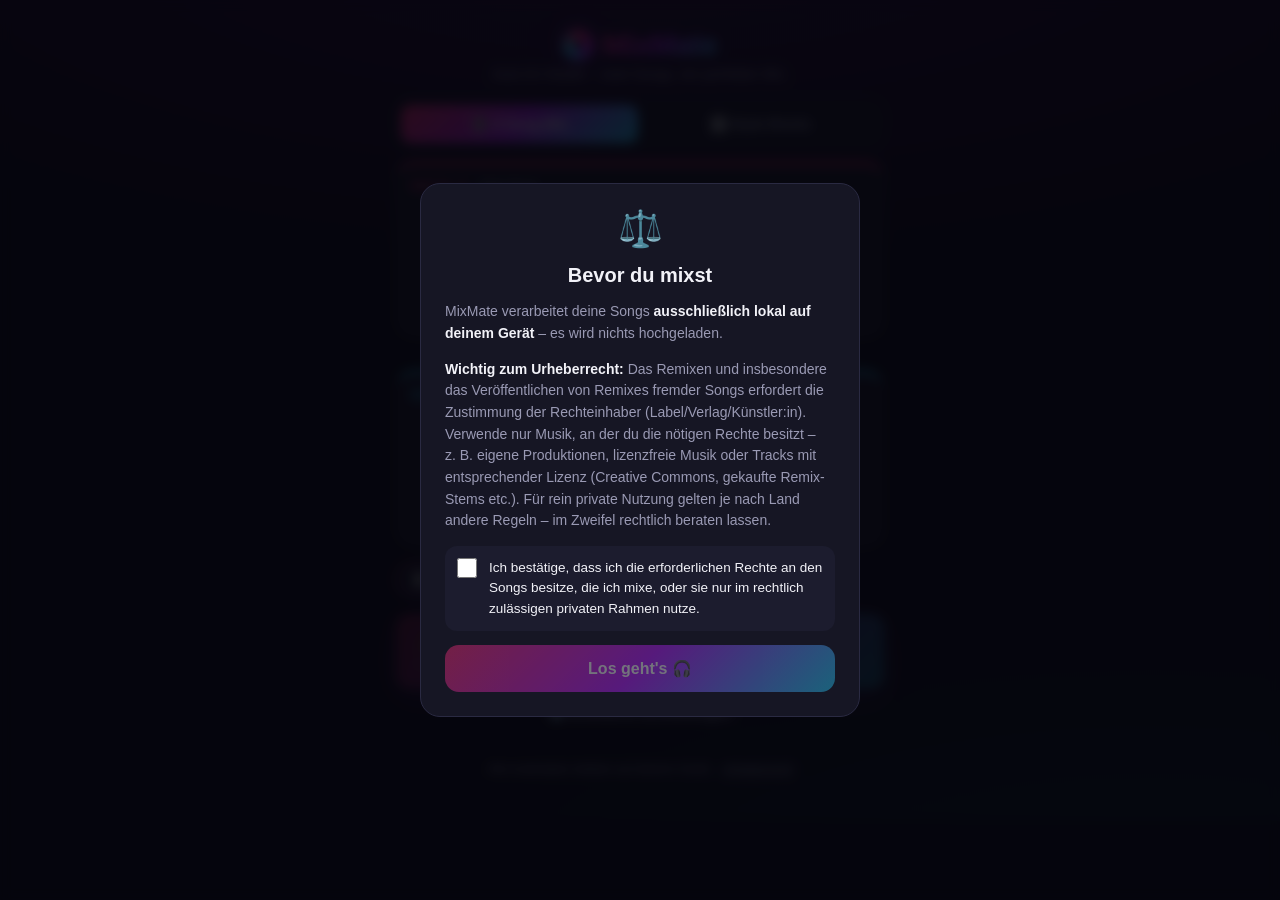
<file: index.html>
<!DOCTYPE html>
<html lang="de">
<head>
  <meta charset="UTF-8">
  <meta name="viewport" content="width=device-width, initial-scale=1.0, viewport-fit=cover, user-scalable=no">
  <title>MixMate – Auto DJ Studio</title>
  <meta name="description" content="Zwei Songs automatisch und professionell mixen – direkt im Browser. Beat-synchroner Übergang, Bass-Swap, House-Remix-Modus.">
  <meta name="theme-color" content="#0b0b14">
  <meta name="apple-mobile-web-app-capable" content="yes">
  <meta name="apple-mobile-web-app-status-bar-style" content="black-translucent">
  <meta name="apple-mobile-web-app-title" content="MixMate">
  <link rel="apple-touch-icon" href="icons/icon-180.png">
  <link rel="icon" type="image/png" href="icons/icon-180.png">
  <link rel="manifest" href="manifest.webmanifest">
  <link rel="stylesheet" href="css/style.css">
</head>
<body>

  <!-- ======================= Copyright-Gate ======================= -->
  <div class="modal-backdrop" id="copyrightModal">
    <div class="modal">
      <div class="modal-icon">⚖️</div>
      <h2>Bevor du mixst</h2>
      <p>
        MixMate verarbeitet deine Songs <strong>ausschließlich lokal auf deinem
        Gerät</strong> – es wird nichts hochgeladen.
      </p>
      <p>
        <strong>Wichtig zum Urheberrecht:</strong> Das Remixen und insbesondere das
        Veröffentlichen von Remixes fremder Songs erfordert die Zustimmung der
        Rechteinhaber (Label/Verlag/Künstler:in). Verwende nur Musik,
        an der du die nötigen Rechte besitzt – z.&nbsp;B. eigene Produktionen,
        lizenzfreie Musik oder Tracks mit entsprechender Lizenz (Creative Commons,
        gekaufte Remix-Stems etc.). Für rein private Nutzung gelten je nach Land
        andere Regeln – im Zweifel rechtlich beraten lassen.
      </p>
      <label class="check-row">
        <input type="checkbox" id="copyrightCheck">
        <span>Ich bestätige, dass ich die erforderlichen Rechte an den Songs besitze,
        die ich mixe, oder sie nur im rechtlich zulässigen privaten Rahmen nutze.</span>
      </label>
      <button class="btn btn-primary" id="copyrightAccept" disabled>Los geht's 🎧</button>
    </div>
  </div>

  <!-- ======================= App ======================= -->
  <header class="app-header">
    <div class="logo">
      <span class="logo-disc"></span>
      <h1>MixMate</h1>
    </div>
    <p class="tagline">Auto DJ Studio – zwei Songs, ein perfekter Mix.</p>
  </header>

  <main>
    <!-- Modus-Wahl -->
    <nav class="mode-tabs">
      <button class="tab tab-active" id="tabMix">🎚️ 2-Song-Mix</button>
      <button class="tab" id="tabStyle">🎛️ Style-Remix</button>
    </nav>

    <!-- ================== Modus: 2-Song-Mix ================== -->
    <div id="modeMix">
    <!-- Decks -->
    <section class="decks">
      <div class="deck" id="deckA">
        <div class="deck-label deck-label-a">DECK A <span class="deck-sub">Start-Song</span></div>
        <label class="dropzone" id="dropA">
          <input type="file" id="fileA" accept="audio/*,.mp3,.m4a,.wav,.aac,.ogg,.flac" hidden>
          <span class="dz-icon">＋</span>
          <span class="dz-text">Song auswählen</span>
          <span class="dz-hint">MP3 · M4A · WAV</span>
        </label>
        <div class="deck-info hidden" id="infoA">
          <div class="track-name" id="nameA"></div>
          <canvas class="waveform" id="waveA" height="56"></canvas>
          <div class="track-stats">
            <span class="stat"><b id="bpmA">–</b> BPM</span>
            <span class="stat" id="keyA">–</span>
            <span class="stat" id="durA">–</span>
          </div>
          <button class="btn-mini" data-change="A">Song wechseln</button>
        </div>
        <div class="deck-status hidden" id="statusA"></div>
      </div>

      <div class="deck-arrow">↓</div>

      <div class="deck" id="deckB">
        <div class="deck-label deck-label-b">DECK B <span class="deck-sub">Ziel-Song</span></div>
        <label class="dropzone" id="dropB">
          <input type="file" id="fileB" accept="audio/*,.mp3,.m4a,.wav,.aac,.ogg,.flac" hidden>
          <span class="dz-icon">＋</span>
          <span class="dz-text">Song auswählen</span>
          <span class="dz-hint">MP3 · M4A · WAV</span>
        </label>
        <div class="deck-info hidden" id="infoB">
          <div class="track-name" id="nameB"></div>
          <canvas class="waveform" id="waveB" height="56"></canvas>
          <div class="track-stats">
            <span class="stat"><b id="bpmB">–</b> BPM</span>
            <span class="stat" id="keyB">–</span>
            <span class="stat" id="durB">–</span>
          </div>
          <button class="btn-mini" data-change="B">Song wechseln</button>
        </div>
        <div class="deck-status hidden" id="statusB"></div>
      </div>
    </section>

    <div class="key-hint hidden" id="keyHint"></div>

    <!-- Presets -->
    <section class="presets">
      <button class="chip chip-active" data-preset="classic">🎚️ Classic Blend</button>
      <button class="chip" data-preset="house">🏠 House Remix</button>
      <button class="chip" data-preset="quick">⚡ Schneller Cut</button>
    </section>

    <!-- Mix button -->
    <section class="mix-actions">
      <button class="btn btn-mix" id="mixBtn" disabled>
        <span class="btn-mix-label">✨ Auto-Mix</span>
        <span class="btn-mix-sub">1 Klick – fertig gemischt</span>
      </button>
      <button class="btn-toggle" id="advToggle">⚙️ Erweiterte Einstellungen</button>
    </section>

    <!-- Advanced panel -->
    <section class="advanced hidden" id="advPanel">
      <div class="adv-row">
        <label class="adv-label">Ziel-BPM
          <span class="adv-value" id="targetBpmVal">Auto</span>
        </label>
        <label class="check-inline">
          <input type="checkbox" id="bpmAuto" checked> Auto (Tempo von Deck A)
        </label>
        <input type="range" id="targetBpm" min="90" max="140" value="124" step="1" disabled>
      </div>

      <div class="adv-row">
        <label class="adv-label">Übergangslänge
          <span class="adv-value" id="transLenVal">8 Takte</span>
        </label>
        <input type="range" id="transLen" min="1" max="4" value="2" step="1">
        <div class="range-marks"><span>4</span><span>8</span><span>16</span><span>32 Takte</span></div>
      </div>

      <div class="adv-row">
        <label class="adv-label">Übergangspunkt in Deck A
          <span class="adv-value" id="transPointVal">75 %</span>
        </label>
        <input type="range" id="transPoint" min="30" max="95" value="75" step="1">
      </div>

      <div class="adv-row">
        <label class="adv-label">Blendkurve</label>
        <div class="seg" id="curveSeg">
          <button class="seg-btn seg-active" data-curve="equal">Equal Power</button>
          <button class="seg-btn" data-curve="scurve">S-Kurve</button>
          <button class="seg-btn" data-curve="linear">Linear</button>
        </div>
      </div>

      <div class="adv-row adv-checks">
        <label class="check-inline">
          <input type="checkbox" id="proMix" checked> 🧠 Pro-Mix (Phrasen-Sync, Stem-Staging, Vocal-Schutz)
        </label>
        <label class="check-inline">
          <input type="checkbox" id="bassSwap" checked> Bass-Swap (EQ-Übergabe am Drop)
        </label>
        <label class="check-inline">
          <input type="checkbox" id="skipIntro" checked> Intro von Deck B überspringen
        </label>
      </div>

      <div class="adv-row">
        <label class="check-inline house-toggle">
          <input type="checkbox" id="stemsToggle"> 🎚️ Stems steuern (Gesang · Drums · Bass · Instrumente)
        </label>
        <div class="stems-panel hidden" id="stemsPanel">
          <p class="stems-note">DSP-basierte Stem-Näherung – regelt die Anteile pro Deck.
            Der Pro-Mix automatisiert sie zusätzlich während des Übergangs.</p>
          <div class="stems-grid">
            <div class="stems-col">
              <div class="stems-col-title" style="color:var(--accent-a)">Deck A</div>
              <label class="stem-row">🎤 <input type="range" class="stem-slider" data-deck="a" data-stem="vocals" min="0" max="100" value="100"></label>
              <label class="stem-row">🥁 <input type="range" class="stem-slider" data-deck="a" data-stem="drums" min="0" max="100" value="100"></label>
              <label class="stem-row">🔊 <input type="range" class="stem-slider" data-deck="a" data-stem="bass" min="0" max="100" value="100"></label>
              <label class="stem-row">🎹 <input type="range" class="stem-slider" data-deck="a" data-stem="instr" min="0" max="100" value="100"></label>
            </div>
            <div class="stems-col">
              <div class="stems-col-title" style="color:var(--accent-b)">Deck B</div>
              <label class="stem-row">🎤 <input type="range" class="stem-slider" data-deck="b" data-stem="vocals" min="0" max="100" value="100"></label>
              <label class="stem-row">🥁 <input type="range" class="stem-slider" data-deck="b" data-stem="drums" min="0" max="100" value="100"></label>
              <label class="stem-row">🔊 <input type="range" class="stem-slider" data-deck="b" data-stem="bass" min="0" max="100" value="100"></label>
              <label class="stem-row">🎹 <input type="range" class="stem-slider" data-deck="b" data-stem="instr" min="0" max="100" value="100"></label>
            </div>
          </div>
          <div class="stems-legend">🎤 Gesang · 🥁 Drums · 🔊 Bass · 🎹 Instrumente</div>
        </div>
      </div>

      <div class="adv-row adv-house">
        <label class="check-inline house-toggle">
          <input type="checkbox" id="houseMode"> 🏠 House-Beat-Layer (Kick&nbsp;+&nbsp;Hats)
        </label>
        <div class="house-opts hidden" id="houseOpts">
          <label class="adv-label">Beat-Lautstärke
            <span class="adv-value" id="houseLevelVal">70 %</span>
          </label>
          <input type="range" id="houseLevel" min="10" max="100" value="70" step="5">
          <div class="seg" id="houseScopeSeg">
            <button class="seg-btn" data-scope="transition">Nur Übergang</button>
            <button class="seg-btn seg-active" data-scope="rest">Ab Übergang bis Ende</button>
          </div>
        </div>
      </div>
    </section>
    </div><!-- /modeMix -->

    <!-- ================== Modus: Style-Remix ================== -->
    <div id="modeStyle" class="hidden">
      <section class="decks">
        <div class="deck" id="deckS">
          <div class="deck-label deck-label-s">DEIN SONG <span class="deck-sub">wird im Stil geremixt</span></div>
          <label class="dropzone" id="dropS">
            <input type="file" id="fileS" accept="audio/*,.mp3,.m4a,.wav,.aac,.ogg,.flac" hidden>
            <span class="dz-icon">＋</span>
            <span class="dz-text">Song auswählen</span>
            <span class="dz-hint">MP3 · M4A · WAV</span>
          </label>
          <div class="deck-info hidden" id="infoS">
            <div class="track-name" id="nameS"></div>
            <canvas class="waveform" id="waveS" height="56"></canvas>
            <div class="track-stats">
              <span class="stat"><b id="bpmS">–</b> BPM</span>
              <span class="stat" id="keyS">–</span>
              <span class="stat" id="durS">–</span>
            </div>
            <button class="btn-mini" data-change="S">Song wechseln</button>
          </div>
          <div class="deck-status hidden" id="statusS"></div>
        </div>
      </section>

      <section class="style-picker">
        <h3 class="section-title">Stil wählen</h3>
        <div id="styleGroups"></div>
      </section>

      <section class="style-picker">
        <h3 class="section-title">Instrumente ergänzen <span class="section-sub">(spielen automatisch in der Tonart deines Songs)</span></h3>
        <div class="inst-chips">
          <button class="chip inst-chip" data-inst="piano">🎹 Piano</button>
          <button class="chip inst-chip" data-inst="guitar">🎸 Gitarre</button>
          <button class="chip inst-chip" data-inst="pad">🌫️ Synth-Pad</button>
          <button class="chip inst-chip" data-inst="steel">🛢️ Steel Drum</button>
        </div>
        <div class="adv-row" style="margin-top:12px">
          <label class="adv-label">Instrumente-Lautstärke
            <span class="adv-value" id="instLevelVal">60 %</span>
          </label>
          <input type="range" id="instLevel" min="10" max="100" value="60" step="5">
        </div>
        <div class="adv-row" style="margin-top:6px">
          <label class="adv-label">Beat-Lautstärke
            <span class="adv-value" id="beatLevelVal">80 %</span>
          </label>
          <input type="range" id="beatLevel" min="20" max="100" value="80" step="5">
        </div>
        <label class="check-inline" style="margin-top:10px">
          <input type="checkbox" id="keepTempo"> Original-Tempo des Songs behalten
        </label>
      </section>

      <section class="mix-actions">
        <button class="btn btn-mix" id="styleBtn" disabled>
          <span class="btn-mix-label">🎛️ Style-Remix erstellen</span>
          <span class="btn-mix-sub" id="styleBtnSub">Song + Stil wählen</span>
        </button>
      </section>
    </div><!-- /modeStyle -->

    <!-- Progress -->
    <section class="progress hidden" id="progress">
      <div class="spinner"></div>
      <div class="progress-text" id="progressText">Analysiere …</div>
    </section>

    <!-- Result -->
    <section class="result hidden" id="result">
      <h2>🎉 Dein Mix ist fertig</h2>
      <div class="result-meta" id="resultMeta"></div>
      <canvas class="waveform waveform-result" id="waveResult" height="72"></canvas>
      <audio id="player" controls preload="metadata"></audio>
      <div class="result-actions">
        <a class="btn btn-primary" id="downloadBtn" download="mixmate-mix.wav">⬇️ WAV herunterladen</a>
        <button class="btn btn-ghost" id="remixBtn">🔁 Neu mischen</button>
      </div>
    </section>

    <footer class="app-footer">
      <p>
        Alle Audiodaten bleiben auf deinem Gerät. ·
        <a href="#" id="legalLink">Urheberrecht</a>
      </p>
      <p class="footer-tip" id="iosTip">
        📱 Tipp: In Safari über <b>Teilen&nbsp;→&nbsp;Zum Home-Bildschirm</b> als App installieren.
      </p>
    </footer>
  </main>

  <script src="js/audio-engine.js"></script>
  <script src="js/stretch.js"></script>
  <script src="js/style-engine.js"></script>
  <script src="js/app.js"></script>
</body>
</html>
</file>
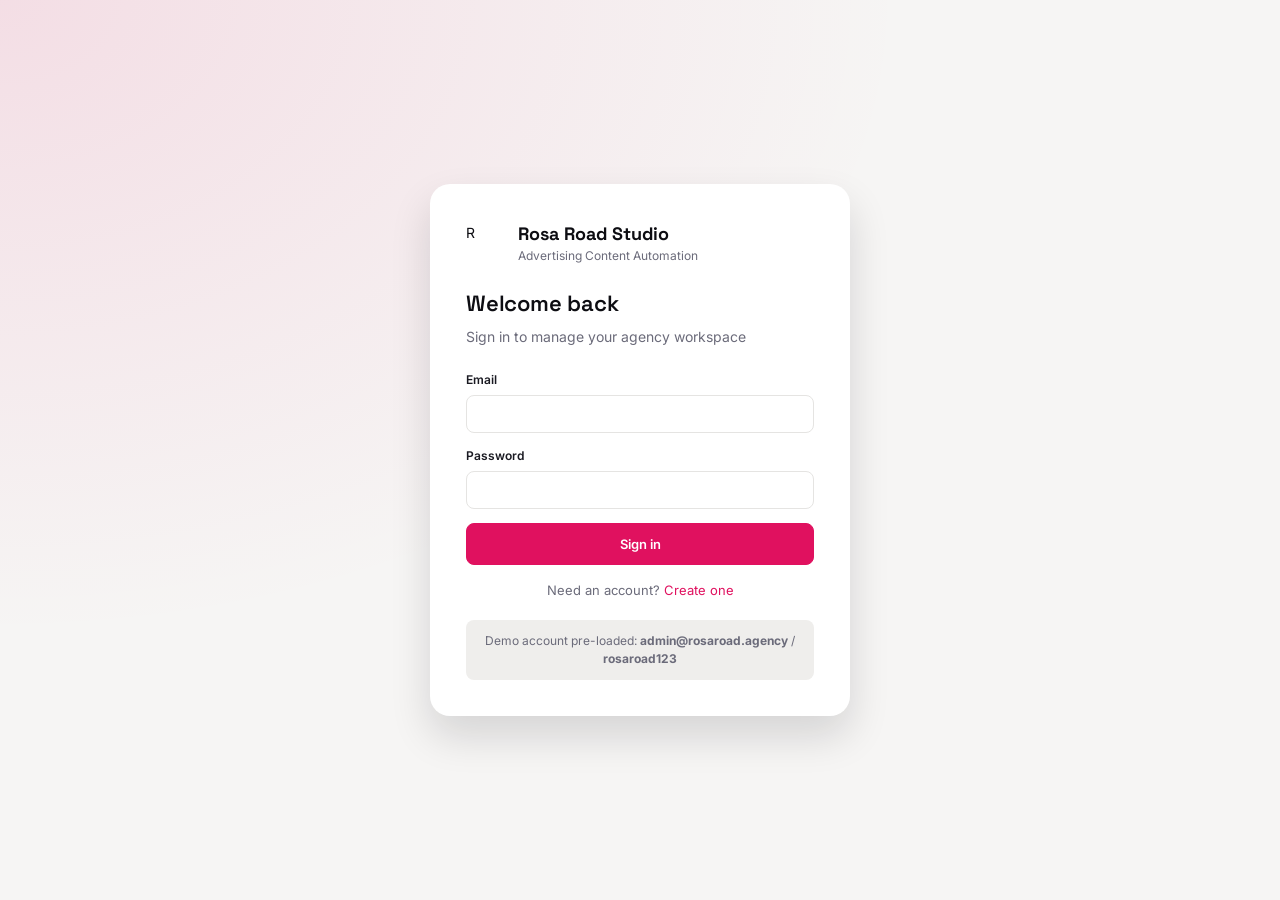
<file: templates/index.html>
<!doctype html>
<html lang="en">
<head>
  <meta charset="utf-8" />
  <meta name="viewport" content="width=device-width, initial-scale=1" />
  <title>Rosa Road Studio — Advertising Content Automation</title>
  <link rel="stylesheet" href="/static/css/styles.css" />
  <link rel="preconnect" href="https://fonts.googleapis.com">
  <link rel="preconnect" href="https://fonts.gstatic.com" crossorigin>
  <link href="https://fonts.googleapis.com/css2?family=Inter:wght@300;400;500;600;700;800&family=Space+Grotesk:wght@400;500;600;700&display=swap" rel="stylesheet">
</head>
<body>
  <div id="app"></div>
  <div id="toast-container"></div>
  <div id="modal-container"></div>
  <script src="/static/js/api.js"></script>
  <script src="/static/js/components.js"></script>
  <script src="/static/js/views/auth.js"></script>
  <script src="/static/js/views/dashboard.js"></script>
  <script src="/static/js/views/clients.js"></script>
  <script src="/static/js/views/client_detail.js"></script>
  <script src="/static/js/views/generator.js"></script>
  <script src="/static/js/views/content.js"></script>
  <script src="/static/js/views/calendar.js"></script>
  <script src="/static/js/views/research.js"></script>
  <script src="/static/js/views/analytics.js"></script>
  <script src="/static/js/app.js"></script>
</body>
</html>
</file>
<file: css/style.css>
/* MixMate – Auto DJ Studio */
:root {
  --bg: #0b0b14;
  --bg-card: #161624;
  --bg-card2: #1c1c2e;
  --border: #2a2a42;
  --text: #f2f2f8;
  --text-dim: #9a9ab4;
  --accent-a: #ff2d78;   /* Deck A – Magenta */
  --accent-b: #21d4fd;   /* Deck B – Cyan */
  --accent-grad: linear-gradient(135deg, #ff2d78 0%, #b721ff 50%, #21d4fd 100%);
  --radius: 18px;
}

* { margin: 0; padding: 0; box-sizing: border-box; -webkit-tap-highlight-color: transparent; }

html, body {
  background: var(--bg);
  color: var(--text);
  font-family: -apple-system, BlinkMacSystemFont, "SF Pro Text", "Segoe UI", Roboto, sans-serif;
  min-height: 100%;
}

body {
  padding: env(safe-area-inset-top) env(safe-area-inset-right)
           env(safe-area-inset-bottom) env(safe-area-inset-left);
  background-image:
    radial-gradient(ellipse 80% 40% at 50% -10%, rgba(183, 33, 255, 0.18), transparent),
    radial-gradient(ellipse 60% 30% at 90% 100%, rgba(33, 212, 253, 0.08), transparent);
  background-attachment: fixed;
}

main { max-width: 520px; margin: 0 auto; padding: 0 16px 40px; }

/* ---------------- Header ---------------- */
.app-header { text-align: center; padding: 28px 16px 18px; }
.logo { display: flex; align-items: center; justify-content: center; gap: 10px; }
.logo h1 {
  font-size: 30px; font-weight: 800; letter-spacing: -0.5px;
  background: var(--accent-grad);
  -webkit-background-clip: text; background-clip: text;
  -webkit-text-fill-color: transparent;
}
.logo-disc {
  width: 30px; height: 30px; border-radius: 50%;
  background:
    radial-gradient(circle at center, #0b0b14 0 18%, transparent 19%),
    conic-gradient(from 0deg, #ff2d78, #b721ff, #21d4fd, #ff2d78);
  box-shadow: 0 0 18px rgba(183, 33, 255, 0.5);
  animation: spin 4s linear infinite;
}
@keyframes spin { to { transform: rotate(360deg); } }
.tagline { color: var(--text-dim); font-size: 14px; margin-top: 4px; }

/* ---------------- Decks ---------------- */
.decks { display: flex; flex-direction: column; gap: 4px; }
.deck {
  background: var(--bg-card);
  border: 1px solid var(--border);
  border-radius: var(--radius);
  padding: 14px;
}
#deckA { border-top: 3px solid var(--accent-a); }
#deckB { border-top: 3px solid var(--accent-b); }
.deck-arrow { text-align: center; color: var(--text-dim); font-size: 18px; padding: 2px 0; }

.deck-label { font-size: 12px; font-weight: 800; letter-spacing: 2px; margin-bottom: 10px; }
.deck-label-a { color: var(--accent-a); }
.deck-label-b { color: var(--accent-b); }
.deck-sub { color: var(--text-dim); font-weight: 500; letter-spacing: 0; margin-left: 6px; }

.dropzone {
  display: flex; flex-direction: column; align-items: center; justify-content: center;
  gap: 4px; padding: 22px 12px;
  border: 1.5px dashed var(--border); border-radius: 14px;
  cursor: pointer; transition: border-color .2s, background .2s;
}
.dropzone:active, .dropzone.dragover { border-color: var(--accent-b); background: rgba(33,212,253,.05); }
.dz-icon { font-size: 26px; color: var(--text-dim); }
.dz-text { font-size: 15px; font-weight: 600; }
.dz-hint { font-size: 12px; color: var(--text-dim); }

.deck-info { display: flex; flex-direction: column; gap: 8px; }
.track-name {
  font-size: 14px; font-weight: 600;
  white-space: nowrap; overflow: hidden; text-overflow: ellipsis;
}
.waveform { width: 100%; border-radius: 8px; background: var(--bg-card2); display: block; }
.track-stats { display: flex; gap: 8px; flex-wrap: wrap; }
.stat {
  font-size: 12px; color: var(--text-dim);
  background: var(--bg-card2); border: 1px solid var(--border);
  padding: 4px 10px; border-radius: 999px;
}
.stat b { color: var(--text); }
.btn-mini {
  align-self: flex-start; background: none; border: none;
  color: var(--text-dim); font-size: 12px; text-decoration: underline;
  cursor: pointer; padding: 2px 0;
}
.deck-status { font-size: 13px; color: var(--accent-b); padding: 6px 2px 0; }

.key-hint {
  margin: 10px 2px 0; font-size: 12.5px; color: var(--text-dim);
  background: var(--bg-card); border: 1px solid var(--border);
  border-radius: 10px; padding: 8px 12px;
}
.key-hint.good { color: #7dffa5; }
.key-hint.warn { color: #ffd166; }

/* ---------------- Presets ---------------- */
.presets { display: flex; gap: 8px; margin: 16px 0 4px; overflow-x: auto; padding-bottom: 4px; }
.chip {
  flex-shrink: 0; background: var(--bg-card); color: var(--text-dim);
  border: 1px solid var(--border); border-radius: 999px;
  padding: 8px 14px; font-size: 13px; font-weight: 600; cursor: pointer;
  transition: all .15s;
}
.chip-active {
  color: var(--text); border-color: transparent;
  background: linear-gradient(var(--bg-card), var(--bg-card)) padding-box,
              var(--accent-grad) border-box;
  border: 1px solid transparent;
}

/* ---------------- Mix button ---------------- */
.mix-actions { display: flex; flex-direction: column; align-items: center; gap: 10px; margin-top: 14px; }
.btn {
  border: none; border-radius: 14px; font-family: inherit;
  font-size: 16px; font-weight: 700; cursor: pointer;
  padding: 14px 22px; color: #fff; text-decoration: none; text-align: center;
}
.btn:disabled { opacity: .4; cursor: not-allowed; }
.btn-primary { background: var(--accent-grad); }
.btn-ghost { background: var(--bg-card); border: 1px solid var(--border); color: var(--text); }

.btn-mix {
  width: 100%; padding: 18px;
  background: var(--accent-grad);
  box-shadow: 0 8px 30px rgba(183, 33, 255, 0.35);
  display: flex; flex-direction: column; gap: 2px;
  transition: transform .1s;
}
.btn-mix:not(:disabled):active { transform: scale(0.98); }
.btn-mix-label { font-size: 19px; }
.btn-mix-sub { font-size: 12px; font-weight: 500; opacity: .85; }

.btn-toggle {
  background: none; border: none; color: var(--text-dim);
  font-size: 14px; font-weight: 600; cursor: pointer; padding: 6px;
}

/* ---------------- Advanced ---------------- */
.advanced {
  margin-top: 12px; background: var(--bg-card);
  border: 1px solid var(--border); border-radius: var(--radius);
  padding: 16px; display: flex; flex-direction: column; gap: 18px;
}
.adv-row { display: flex; flex-direction: column; gap: 8px; }
.adv-label {
  display: flex; justify-content: space-between; align-items: baseline;
  font-size: 13.5px; font-weight: 600;
}
.adv-value { color: var(--accent-b); font-weight: 700; font-size: 13px; }

input[type="range"] {
  -webkit-appearance: none; appearance: none;
  width: 100%; height: 6px; border-radius: 3px;
  background: var(--bg-card2); outline: none;
}
input[type="range"]::-webkit-slider-thumb {
  -webkit-appearance: none; appearance: none;
  width: 26px; height: 26px; border-radius: 50%;
  background: var(--accent-grad);
  border: 3px solid var(--bg); cursor: pointer;
  box-shadow: 0 2px 8px rgba(0,0,0,.5);
}
input[type="range"]:disabled { opacity: .35; }
.range-marks { display: flex; justify-content: space-between; font-size: 11px; color: var(--text-dim); }

.seg { display: flex; background: var(--bg-card2); border-radius: 10px; padding: 3px; gap: 3px; }
.seg-btn {
  flex: 1; background: none; border: none; color: var(--text-dim);
  font-size: 12.5px; font-weight: 600; padding: 8px 4px;
  border-radius: 8px; cursor: pointer;
}
.seg-active { background: var(--border); color: var(--text); }

.check-inline {
  display: flex; align-items: center; gap: 10px;
  font-size: 13.5px; font-weight: 500; cursor: pointer;
}
.check-inline input, .check-row input {
  width: 20px; height: 20px; accent-color: #b721ff; flex-shrink: 0;
}
.adv-checks { gap: 12px; }
.house-toggle { font-weight: 700; }
.house-opts { display: flex; flex-direction: column; gap: 8px; margin-top: 6px; }

/* ---------------- Progress ---------------- */
.progress {
  margin-top: 20px; display: flex; flex-direction: column;
  align-items: center; gap: 12px; padding: 20px;
}
.spinner {
  width: 42px; height: 42px; border-radius: 50%;
  border: 4px solid var(--border); border-top-color: #b721ff;
  animation: spin .8s linear infinite;
}
.progress-text { color: var(--text-dim); font-size: 14px; }

/* ---------------- Result ---------------- */
.result {
  margin-top: 20px; background: var(--bg-card);
  border: 1px solid var(--border); border-radius: var(--radius);
  padding: 18px; display: flex; flex-direction: column; gap: 12px;
}
.result h2 { font-size: 20px; }
.result-meta { font-size: 13px; color: var(--text-dim); line-height: 1.6; }
.waveform-result { background: var(--bg-card2); }
audio { width: 100%; height: 44px; }
.result-actions { display: flex; gap: 10px; flex-wrap: wrap; }
.result-actions .btn { flex: 1; min-width: 150px; }

/* ---------------- Modal ---------------- */
.modal-backdrop {
  position: fixed; inset: 0; z-index: 100;
  background: rgba(5, 5, 12, 0.85); backdrop-filter: blur(6px);
  display: flex; align-items: center; justify-content: center; padding: 20px;
}
.modal {
  background: var(--bg-card); border: 1px solid var(--border);
  border-radius: 20px; padding: 24px; max-width: 440px;
  max-height: 85vh; overflow-y: auto;
  display: flex; flex-direction: column; gap: 14px;
}
.modal-icon { font-size: 36px; text-align: center; }
.modal h2 { font-size: 20px; text-align: center; }
.modal p { font-size: 14px; line-height: 1.55; color: var(--text-dim); }
.modal p strong { color: var(--text); }
.check-row {
  display: flex; gap: 12px; align-items: flex-start;
  font-size: 13.5px; line-height: 1.5; cursor: pointer;
  background: var(--bg-card2); padding: 12px; border-radius: 12px;
}

/* ---------------- Footer ---------------- */
.app-footer {
  margin-top: 32px; text-align: center;
  font-size: 12px; color: var(--text-dim); line-height: 1.8;
}
.app-footer a { color: var(--text-dim); }
.footer-tip { margin-top: 4px; }

/* ---------------- Stems ---------------- */
.stems-panel { margin-top: 10px; display: flex; flex-direction: column; gap: 10px; }
.stems-note { font-size: 12px; color: var(--text-dim); line-height: 1.5; }
.stems-grid { display: grid; grid-template-columns: 1fr 1fr; gap: 14px; }
.stems-col { display: flex; flex-direction: column; gap: 8px; }
.stems-col-title { font-size: 11px; font-weight: 800; letter-spacing: 1.5px; }
.stem-row { display: flex; align-items: center; gap: 8px; font-size: 14px; }
.stem-row input { flex: 1; }
.stems-legend { font-size: 11px; color: var(--text-dim); }

/* ---------------- Modus-Tabs ---------------- */
.mode-tabs {
  display: flex; background: var(--bg-card); border: 1px solid var(--border);
  border-radius: 14px; padding: 4px; gap: 4px; margin-bottom: 14px;
}
.tab {
  flex: 1; background: none; border: none; color: var(--text-dim);
  font-family: inherit; font-size: 14px; font-weight: 700;
  padding: 11px 6px; border-radius: 10px; cursor: pointer;
}
.tab-active {
  color: #fff;
  background: var(--accent-grad);
}

/* ---------------- Style-Remix ---------------- */
.deck-label-s { color: #b721ff; }
#deckS { border-top: 3px solid #b721ff; }

.style-picker {
  margin-top: 14px; background: var(--bg-card);
  border: 1px solid var(--border); border-radius: var(--radius);
  padding: 14px;
}
.section-title { font-size: 15px; margin-bottom: 10px; }
.section-sub { font-size: 11.5px; color: var(--text-dim); font-weight: 500; }
.style-group { margin-bottom: 10px; }
.style-group-label {
  font-size: 11px; font-weight: 800; letter-spacing: 1.5px;
  text-transform: uppercase; color: var(--text-dim); margin-bottom: 6px;
}
.style-chips { display: flex; flex-wrap: wrap; gap: 8px; }
.inst-chips { display: flex; flex-wrap: wrap; gap: 8px; }

.hidden { display: none !important; }
</file>
<file: static/css/styles.css>
/* Rosa Road Studio — Design system */
:root {
  --rosa: #E0115F;
  --rosa-dark: #B10B49;
  --rosa-light: #FFE1EC;
  --ink: #0D0D12;
  --ink-2: #1A1A22;
  --ink-3: #2A2A35;
  --muted: #6B6B7A;
  --muted-2: #9A9AA8;
  --bg: #F6F5F4;
  --bg-2: #EFEEEC;
  --card: #FFFFFF;
  --border: #E5E4E2;
  --border-strong: #CDCCCA;
  --success: #10B981;
  --warning: #F59E0B;
  --danger: #EF4444;
  --info: #3B82F6;
  --radius: 14px;
  --radius-sm: 8px;
  --shadow-sm: 0 1px 2px rgba(13,13,18,.04), 0 2px 8px rgba(13,13,18,.04);
  --shadow: 0 4px 14px rgba(13,13,18,.07), 0 1px 3px rgba(13,13,18,.04);
  --shadow-lg: 0 20px 40px rgba(13,13,18,.14);
  --font-sans: 'Inter', system-ui, -apple-system, sans-serif;
  --font-display: 'Space Grotesk', 'Inter', sans-serif;
}

* { box-sizing: border-box; }
html, body { margin: 0; padding: 0; background: var(--bg); color: var(--ink); font-family: var(--font-sans); font-size: 14px; line-height: 1.5; -webkit-font-smoothing: antialiased; }
a { color: var(--rosa); text-decoration: none; }
a:hover { text-decoration: underline; }
h1, h2, h3, h4, h5 { font-family: var(--font-display); margin: 0 0 .4em 0; font-weight: 600; letter-spacing: -.01em; }
h1 { font-size: 26px; } h2 { font-size: 20px; } h3 { font-size: 16px; }
p { margin: 0 0 .6em 0; }

/* ---- Layout ---- */
.shell { display: grid; grid-template-columns: 260px 1fr; min-height: 100vh; }
.sidebar { background: var(--ink); color: #F2F1EF; padding: 22px 18px; position: sticky; top: 0; height: 100vh; overflow-y: auto; }
.sidebar .brand { display: flex; align-items: center; gap: 10px; margin-bottom: 28px; }
.sidebar .brand-mark { width: 34px; height: 34px; border-radius: 10px; background: linear-gradient(135deg, var(--rosa), #ff6b9d); display: flex; align-items: center; justify-content: center; font-weight: 800; color: white; font-family: var(--font-display); }
.sidebar .brand-name { font-family: var(--font-display); font-weight: 700; font-size: 16px; letter-spacing: -.01em; }
.sidebar .brand-sub { font-size: 11px; color: #9795A0; letter-spacing: .04em; text-transform: uppercase; }
.sidebar .nav { display: flex; flex-direction: column; gap: 4px; }
.sidebar .nav a { color: #B8B6C1; padding: 9px 12px; border-radius: var(--radius-sm); font-weight: 500; display: flex; align-items: center; gap: 10px; transition: all .15s; font-size: 13px; }
.sidebar .nav a:hover { color: white; background: var(--ink-2); text-decoration: none; }
.sidebar .nav a.active { color: white; background: var(--rosa); }
.sidebar .nav .group-title { color: #6B6A76; font-size: 10px; text-transform: uppercase; letter-spacing: .1em; font-weight: 600; padding: 16px 12px 6px; }
.sidebar .user-box { margin-top: auto; padding: 12px; border-top: 1px solid var(--ink-3); display: flex; gap: 10px; align-items: center; }
.sidebar .avatar { width: 32px; height: 32px; border-radius: 50%; background: var(--rosa); color: white; display: flex; align-items: center; justify-content: center; font-weight: 700; font-size: 12px; }
.sidebar .user-name { color: white; font-weight: 600; font-size: 13px; }
.sidebar .user-role { color: #9795A0; font-size: 11px; text-transform: capitalize; }

.main { padding: 28px 36px 60px; max-width: 1400px; }

/* ---- Top bar ---- */
.topbar { display: flex; justify-content: space-between; align-items: center; margin-bottom: 24px; gap: 20px; flex-wrap: wrap; }
.topbar .title h1 { margin: 0; }
.topbar .title .sub { color: var(--muted); font-size: 13px; }
.topbar .actions { display: flex; gap: 10px; flex-wrap: wrap; }

/* ---- Buttons ---- */
.btn { appearance: none; border: 1px solid var(--border); background: white; color: var(--ink); padding: 9px 14px; font-weight: 600; font-size: 13px; border-radius: var(--radius-sm); cursor: pointer; display: inline-flex; align-items: center; gap: 8px; transition: all .15s; font-family: var(--font-sans); }
.btn:hover { background: var(--bg-2); border-color: var(--border-strong); }
.btn.primary { background: var(--rosa); border-color: var(--rosa); color: white; }
.btn.primary:hover { background: var(--rosa-dark); border-color: var(--rosa-dark); }
.btn.dark { background: var(--ink); border-color: var(--ink); color: white; }
.btn.dark:hover { background: var(--ink-2); }
.btn.ghost { background: transparent; border-color: transparent; }
.btn.ghost:hover { background: var(--bg-2); }
.btn.sm { padding: 6px 10px; font-size: 12px; }
.btn.danger { color: var(--danger); border-color: #F8D6D6; }
.btn.danger:hover { background: #FDEDED; }
.btn:disabled { opacity: .6; cursor: not-allowed; }

/* ---- Cards ---- */
.card { background: var(--card); border: 1px solid var(--border); border-radius: var(--radius); padding: 20px; box-shadow: var(--shadow-sm); }
.card h3 { margin-top: 0; }
.card-header { display: flex; justify-content: space-between; align-items: center; margin-bottom: 14px; }
.card-header h3 { margin: 0; }

.grid { display: grid; gap: 16px; }
.grid.cols-2 { grid-template-columns: repeat(2, 1fr); }
.grid.cols-3 { grid-template-columns: repeat(3, 1fr); }
.grid.cols-4 { grid-template-columns: repeat(4, 1fr); }
.grid.cols-5 { grid-template-columns: repeat(5, 1fr); }
@media (max-width: 980px) {
  .grid.cols-2, .grid.cols-3, .grid.cols-4, .grid.cols-5 { grid-template-columns: 1fr; }
  .shell { grid-template-columns: 1fr; }
  .sidebar { position: static; height: auto; }
}

/* ---- Stat tiles ---- */
.stat { background: var(--card); border: 1px solid var(--border); border-radius: var(--radius); padding: 18px; box-shadow: var(--shadow-sm); }
.stat .label { color: var(--muted); font-size: 11px; font-weight: 600; text-transform: uppercase; letter-spacing: .06em; }
.stat .value { font-family: var(--font-display); font-size: 28px; font-weight: 700; margin-top: 6px; letter-spacing: -.02em; }
.stat .delta { font-size: 12px; color: var(--success); margin-top: 4px; }
.stat.rosa { background: linear-gradient(135deg, var(--rosa), #ff6b9d); color: white; border-color: transparent; }
.stat.rosa .label { color: rgba(255,255,255,.8); }
.stat.rosa .delta { color: rgba(255,255,255,.9); }

/* ---- Forms ---- */
.field { display: flex; flex-direction: column; gap: 6px; margin-bottom: 14px; }
.field label { font-size: 12px; font-weight: 600; color: var(--ink-2); }
.field .hint { font-size: 11px; color: var(--muted); }
input[type=text], input[type=email], input[type=password], input[type=url], input[type=datetime-local], input[type=number], input[type=color], select, textarea {
  width: 100%; padding: 10px 12px; border: 1px solid var(--border); border-radius: var(--radius-sm); background: white; color: var(--ink); font-family: var(--font-sans); font-size: 13px; transition: border-color .15s, box-shadow .15s;
}
input:focus, select:focus, textarea:focus { outline: none; border-color: var(--rosa); box-shadow: 0 0 0 3px rgba(224,17,95,.12); }
textarea { resize: vertical; min-height: 80px; }

.row { display: flex; gap: 12px; flex-wrap: wrap; }
.row > * { flex: 1 1 0; min-width: 180px; }

/* ---- Tables ---- */
.table { width: 100%; border-collapse: collapse; font-size: 13px; }
.table th, .table td { text-align: left; padding: 10px 12px; border-bottom: 1px solid var(--border); }
.table th { font-weight: 600; font-size: 11px; text-transform: uppercase; letter-spacing: .04em; color: var(--muted); background: var(--bg); }
.table tr:hover td { background: var(--bg); }

/* ---- Badges ---- */
.badge { display: inline-flex; align-items: center; padding: 3px 9px; border-radius: 999px; font-size: 11px; font-weight: 600; background: var(--bg-2); color: var(--muted); }
.badge.draft { background: #E5E4E2; color: #4a4a55; }
.badge.in_review { background: #FEF3C7; color: #92400E; }
.badge.approved { background: #DCFCE7; color: #166534; }
.badge.scheduled { background: #DBEAFE; color: #1E3A8A; }
.badge.published { background: #F3E8FF; color: #6B21A8; }
.badge.failed { background: #FEE2E2; color: #991B1B; }

/* ---- Auth ---- */
.auth-wrap { min-height: 100vh; display: grid; place-items: center; background: radial-gradient(ellipse at top left, rgba(224,17,95,.1), transparent 50%), var(--bg); padding: 20px; }
.auth-card { background: white; border-radius: 20px; box-shadow: var(--shadow-lg); width: 100%; max-width: 420px; padding: 36px; }
.auth-card .brand { display: flex; align-items: center; gap: 12px; margin-bottom: 22px; }
.auth-card h1 { font-size: 22px; margin-bottom: 6px; }
.auth-card .sub { color: var(--muted); margin-bottom: 24px; }
.auth-card .btn { width: 100%; justify-content: center; padding: 12px; }

/* ---- Chips ---- */
.chips { display: flex; flex-wrap: wrap; gap: 6px; }
.chip { padding: 5px 10px; background: var(--bg-2); border-radius: 999px; font-size: 12px; font-weight: 500; cursor: pointer; border: 1px solid transparent; transition: all .15s; }
.chip:hover { background: var(--rosa-light); }
.chip.selected { background: var(--rosa); color: white; }

/* ---- Variant cards ---- */
.variants { display: grid; grid-template-columns: repeat(auto-fill, minmax(320px, 1fr)); gap: 18px; }
.variant-card { background: white; border: 2px solid var(--border); border-radius: var(--radius); overflow: hidden; transition: all .2s; display: flex; flex-direction: column; }
.variant-card.selected { border-color: var(--rosa); box-shadow: 0 0 0 3px rgba(224,17,95,.12); }
.variant-card .imgs { display: grid; grid-template-columns: repeat(auto-fit, minmax(80px, 1fr)); gap: 2px; background: var(--bg-2); }
.variant-card .imgs img { width: 100%; height: 100%; object-fit: cover; display: block; max-height: 200px; }
.variant-card .body { padding: 14px; flex: 1; display: flex; flex-direction: column; gap: 8px; }
.variant-card .label { font-size: 11px; font-weight: 700; text-transform: uppercase; letter-spacing: .05em; color: var(--rosa); }
.variant-card .headline { font-weight: 700; font-size: 14px; }
.variant-card .caption { font-size: 12px; color: var(--muted); line-height: 1.5; display: -webkit-box; -webkit-line-clamp: 4; -webkit-box-orient: vertical; overflow: hidden; }
.variant-card .tags { display: flex; flex-wrap: wrap; gap: 4px; margin-top: 6px; }
.variant-card .tags span { font-size: 10px; color: var(--rosa-dark); background: var(--rosa-light); padding: 2px 6px; border-radius: 4px; }
.variant-card .actions { border-top: 1px solid var(--border); padding: 10px 14px; display: flex; gap: 6px; justify-content: flex-end; }

/* ---- Calendar ---- */
.cal-head { display: flex; justify-content: space-between; align-items: center; margin-bottom: 14px; }
.cal-grid { display: grid; grid-template-columns: repeat(7, 1fr); gap: 6px; }
.cal-day { background: white; border: 1px solid var(--border); border-radius: var(--radius-sm); min-height: 110px; padding: 8px; font-size: 12px; position: relative; }
.cal-day.dim { background: var(--bg-2); color: var(--muted); }
.cal-day.today { border-color: var(--rosa); box-shadow: 0 0 0 2px rgba(224,17,95,.1); }
.cal-day .num { font-weight: 700; font-size: 13px; margin-bottom: 4px; }
.cal-day .post { background: var(--rosa-light); color: var(--rosa-dark); font-size: 10px; padding: 3px 6px; border-radius: 4px; margin-top: 2px; cursor: pointer; overflow: hidden; text-overflow: ellipsis; white-space: nowrap; }
.cal-day .post:hover { background: var(--rosa); color: white; }
.cal-weekheader { display: grid; grid-template-columns: repeat(7, 1fr); gap: 6px; margin-bottom: 6px; }
.cal-weekheader div { font-size: 11px; font-weight: 600; color: var(--muted); text-transform: uppercase; text-align: center; padding: 6px; letter-spacing: .04em; }

/* ---- Document list ---- */
.doc-list { display: flex; flex-direction: column; gap: 8px; }
.doc-item { display: flex; align-items: center; gap: 12px; padding: 10px 12px; border: 1px solid var(--border); border-radius: var(--radius-sm); background: white; }
.doc-item .icon { width: 36px; height: 36px; border-radius: 8px; background: var(--rosa-light); color: var(--rosa); display: flex; align-items: center; justify-content: center; font-weight: 700; }
.doc-item .info { flex: 1; }
.doc-item .name { font-weight: 600; font-size: 13px; }
.doc-item .meta { font-size: 11px; color: var(--muted); }
.doc-item img { width: 48px; height: 48px; object-fit: cover; border-radius: 6px; }

/* ---- Color input row ---- */
.color-row { display: flex; gap: 10px; align-items: center; }
.color-row input[type=color] { width: 54px; height: 40px; padding: 2px; cursor: pointer; }

/* ---- Logo preview ---- */
.logo-preview { width: 100%; max-width: 220px; height: 120px; background: var(--bg-2); border: 2px dashed var(--border); border-radius: var(--radius-sm); display: flex; align-items: center; justify-content: center; overflow: hidden; }
.logo-preview img { max-width: 100%; max-height: 100%; object-fit: contain; }

/* ---- Toast ---- */
#toast-container { position: fixed; bottom: 24px; right: 24px; z-index: 9999; display: flex; flex-direction: column; gap: 10px; }
.toast { background: var(--ink); color: white; padding: 12px 18px; border-radius: var(--radius-sm); box-shadow: var(--shadow-lg); min-width: 260px; animation: slideIn .3s ease; font-size: 13px; }
.toast.success { background: var(--success); }
.toast.error { background: var(--danger); }
.toast.info { background: var(--info); }
@keyframes slideIn { from { transform: translateX(120%); } to { transform: translateX(0); } }

/* ---- Modal ---- */
#modal-container { position: fixed; inset: 0; display: none; align-items: center; justify-content: center; background: rgba(13,13,18,.55); z-index: 1000; padding: 20px; }
#modal-container.open { display: flex; }
.modal { background: white; border-radius: 16px; max-width: 720px; width: 100%; max-height: 90vh; overflow-y: auto; box-shadow: var(--shadow-lg); }
.modal-head { padding: 20px 24px; border-bottom: 1px solid var(--border); display: flex; justify-content: space-between; align-items: center; }
.modal-head h2 { margin: 0; }
.modal-body { padding: 20px 24px; }
.modal-foot { padding: 16px 24px; border-top: 1px solid var(--border); display: flex; gap: 10px; justify-content: flex-end; }

/* ---- Loading ---- */
.spinner { width: 16px; height: 16px; border: 2px solid rgba(255,255,255,.3); border-top-color: white; border-radius: 50%; animation: spin 1s linear infinite; }
.spinner.dark { border-color: rgba(13,13,18,.15); border-top-color: var(--ink); }
@keyframes spin { to { transform: rotate(360deg); } }
.skeleton { background: linear-gradient(90deg, var(--bg-2) 25%, #E0DFDD 50%, var(--bg-2) 75%); background-size: 200% 100%; animation: shimmer 1.4s infinite; border-radius: var(--radius-sm); }
@keyframes shimmer { 0% { background-position: 200% 0; } 100% { background-position: -200% 0; } }

/* ---- Tabs ---- */
.tabs { display: flex; gap: 2px; border-bottom: 1px solid var(--border); margin-bottom: 20px; }
.tabs button { background: none; border: none; padding: 12px 18px; cursor: pointer; font-size: 13px; font-weight: 600; color: var(--muted); border-bottom: 2px solid transparent; font-family: var(--font-sans); }
.tabs button:hover { color: var(--ink); }
.tabs button.active { color: var(--rosa); border-bottom-color: var(--rosa); }

/* ---- Charts ---- */
.bar-chart { display: flex; align-items: flex-end; gap: 4px; height: 140px; padding: 8px 0; }
.bar-chart .bar { flex: 1; background: linear-gradient(180deg, var(--rosa), #ff6b9d); border-radius: 4px 4px 0 0; min-height: 2px; position: relative; }
.bar-chart .bar:hover::after { content: attr(data-value); position: absolute; top: -22px; left: 50%; transform: translateX(-50%); background: var(--ink); color: white; padding: 2px 6px; border-radius: 3px; font-size: 10px; white-space: nowrap; }
.legend { display: flex; gap: 16px; flex-wrap: wrap; font-size: 12px; color: var(--muted); }
.legend .dot { display: inline-block; width: 10px; height: 10px; border-radius: 50%; margin-right: 5px; vertical-align: middle; }

/* ---- Empty state ---- */
.empty { text-align: center; padding: 48px 20px; color: var(--muted); }
.empty .icon { font-size: 36px; margin-bottom: 10px; }
.empty h3 { color: var(--ink); }

/* ---- Scrollbar ---- */
::-webkit-scrollbar { width: 10px; height: 10px; }
::-webkit-scrollbar-track { background: var(--bg); }
::-webkit-scrollbar-thumb { background: var(--border-strong); border-radius: 10px; }
::-webkit-scrollbar-thumb:hover { background: var(--muted-2); }
</file>
